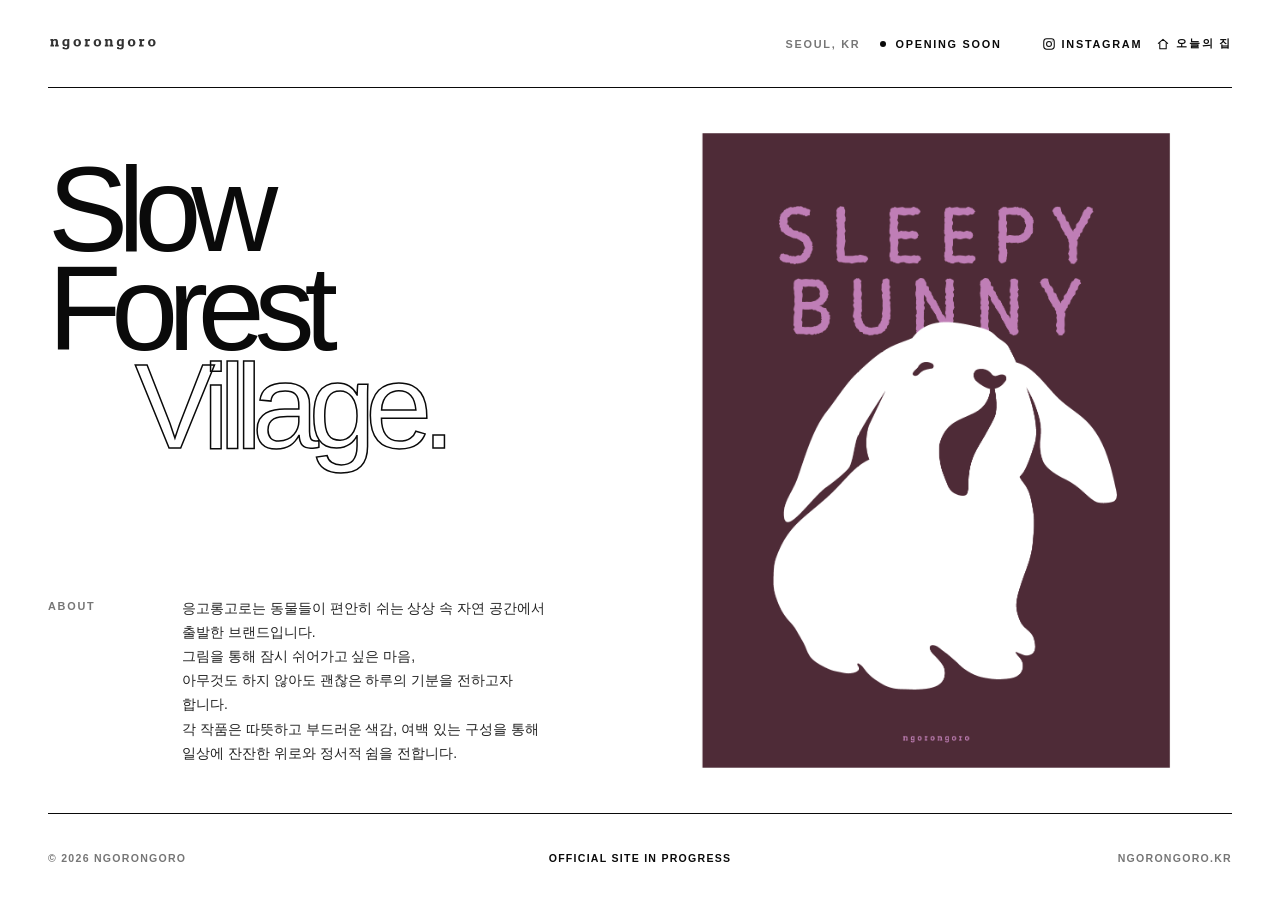
<file: index.html>
<!DOCTYPE html>
<html lang="ko">
<head>
  <meta charset="UTF-8" />
  <meta name="viewport" content="width=device-width, initial-scale=1.0" />
  <title>ngorongoro - 감성 일러스트 소품샵 응고롱고로</title>
  <meta
    name="description"
    content="동물과 자연이 어우러진 감성 포스터, 따뜻한 분위기의 인테리어 소품 선물 전문샵"
  />
  <meta
    name="keywords"
    content="일러스트포스터, 감성포스터, 인테리어소품, 감성소품, 선물추천, 액자선물, 감성인테리어, 그림액자, 집들이선물, 동물그림"
  />
  <meta name="robots" content="index, follow" />
  <link rel="canonical" href="https://ngorongoro.kr/" />

  <meta property="og:type" content="website" />
  <meta property="og:locale" content="ko_KR" />
  <meta property="og:site_name" content="ngorongoro" />
  <meta
    property="og:title"
    content="ngorongoro - 감성 일러스트 소품샵 응고롱고로"
  />
  <meta
    property="og:description"
    content="동물과 자연이 어우러진 감성 포스터, 따뜻한 분위기의 인테리어 소품 선물 전문샵"
  />
  <meta property="og:url" content="https://ngorongoro.kr/" />

  <meta name="twitter:card" content="summary_large_image" />
  <meta
    name="twitter:title"
    content="ngorongoro - 감성 일러스트 소품샵 응고롱고로"
  />
  <meta
    name="twitter:description"
    content="동물과 자연이 어우러진 감성 포스터, 따뜻한 분위기의 인테리어 소품 선물 전문샵"
  />
  <link rel="icon" href="./assets/images/favicon.svg" type="image/svg+xml" />
  <link rel="stylesheet" href="./assets/css/style.css" />
  <script src="./assets/js/main.js" defer></script>
</head>
<body>
  <div class="site">
    <header class="site-header">
      <a class="wordmark" href="/" aria-label="응고롱고로 홈">
        <img src="./assets/images/logo_type.svg" alt="ngorongoro" />
      </a>
      <div class="header-meta" aria-label="사이트 상태">
        <span>Seoul, KR</span>
        <span class="header-status">Opening soon</span>
        <div class="social-links" aria-label="소셜 링크">
          <a
            class="social-link"
            href="https://www.instagram.com/ngorongoro.kr"
            target="_blank"
            rel="noopener noreferrer"
            aria-label="응고롱고로 인스타그램 새 탭에서 열기"
          >
            <svg
              viewBox="0 0 24 24"
              fill="none"
              stroke="currentColor"
              stroke-width="1.8"
              stroke-linecap="round"
              stroke-linejoin="round"
              aria-hidden="true"
            >
              <rect x="3" y="3" width="18" height="18" rx="5" />
              <circle cx="12" cy="12" r="4.2" />
              <circle cx="17.4" cy="6.7" r="0.8" fill="currentColor" stroke="none" />
            </svg>
            <span>Instagram</span>
          </a>
          <a
            class="social-link"
            href="https://ozip.me/Vcvf8QX"
            target="_blank"
            rel="noopener noreferrer"
            aria-label="응고롱고로 오늘의집 새 탭에서 열기"
          >
            <svg
              viewBox="0 0 24 24"
              fill="none"
              stroke="currentColor"
              stroke-width="1.8"
              stroke-linecap="round"
              stroke-linejoin="round"
              aria-hidden="true"
            >
              <path d="M4 11 12 4l8 7" />
              <path d="M6.5 9.5V20h11V9.5" />
            </svg>
            <span>오늘의 집</span>
          </a>
        </div>
      </div>
    </header>

    <main class="hero">
      <section class="hero-main" aria-labelledby="hero-title">
        <h1 class="hero-heading" id="hero-title">
          <span>Slow Forest</span>
          <span>Village.</span>
        </h1>

        <div class="hero-bottom">
          <!-- <div class="brand-mark">
            <img src="./assets/images/logo_black.svg" alt="ngorongoro" />
          </div> -->
          <div class="hero-intro">
            <p class="index">About</p>
            <p class="intro-copy">
              <!-- 조용한 동물들과 자연이 함께 머무는 장면을 그립니다.
              바쁘지 않은 하루의 한가운데, 잠시 멈춰도 괜찮다는
              작은 위로를 전합니다. -->
              <!-- 응고롱고로는 조용한 동물들과 자연이 함께 머무는 장면을 그림으로 표현합니다.<br />
      
              자연 안에서 머무는 동물들의 모습은 하루의 속도를 천천히 되돌려줍니다.<br />
              그림마다 각자의 독립된 이야기지만, 함께 놓였을 때 마치 하나의 고요한 풍경처럼 <br />
              자연스럽게 이어지기를 바랍니다. -->
              응고롱고로는 동물들이 편안히 쉬는 상상 속 자연 공간에서 출발한 브랜드입니다. <br />
              그림을 통해 잠시 쉬어가고 싶은 마음, <br />
              아무것도 하지 않아도 괜찮은 하루의 기분을 전하고자 합니다.<br />
              각 작품은 따뜻하고 부드러운 색감, 여백 있는 구성을 통해
              일상에 잔잔한 위로와 정서적 쉼을 전합니다.
            </p>
          </div>
        </div>
      </section>

      <aside class="hero-visual" aria-label="응고롱고로 작품 이미지">
        <div class="artwork-frame" data-random-artwork>
          <img
            data-artwork-image
            src="./assets/images/hero/desktop/artwork-01.png"
            alt="응고롱고로 토끼 일러스트"
          />
        </div>
      </aside>
    </main>

    <footer class="site-footer">
      <p>© 2026 ngorongoro</p>
      <p>Official site in progress</p>
      <p>ngorongoro.kr</p>
    </footer>
  </div>
</body>
</html>
</file>
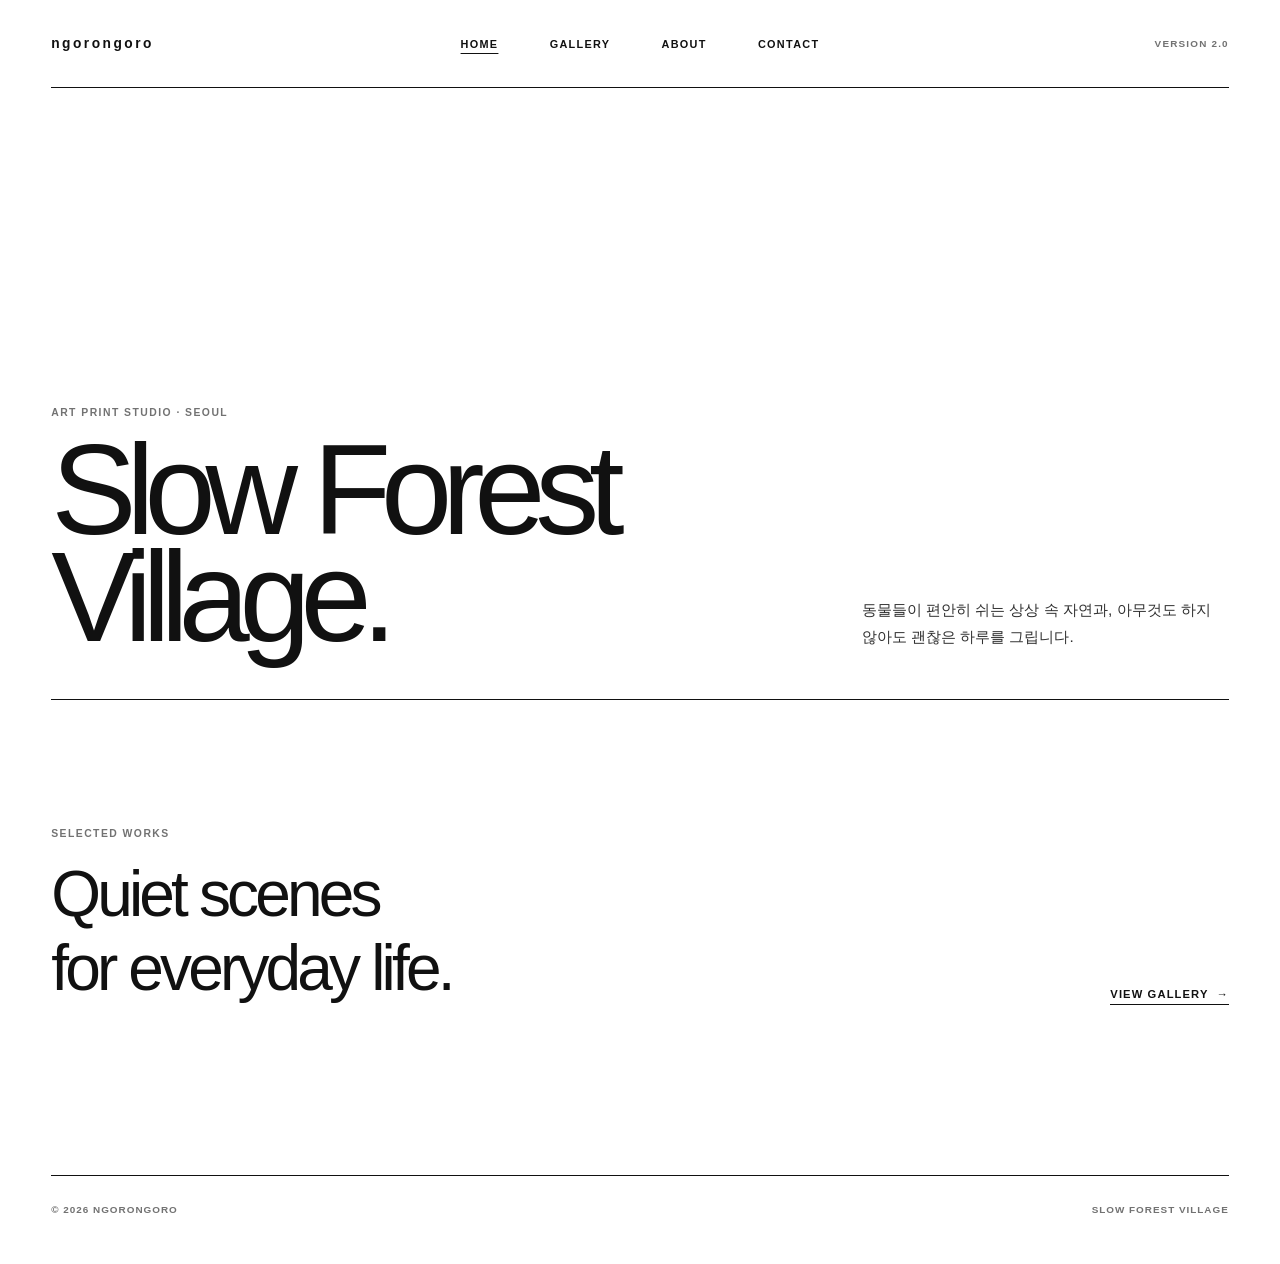
<file: v2/index.html>
<!DOCTYPE html>
<html lang="ko">
<head>
  <meta charset="UTF-8" />
  <meta name="viewport" content="width=device-width, initial-scale=1.0" />
  <meta name="description" content="응고롱고로의 작품과 이야기를 소개합니다." />
  <title>ngorongoro v2</title>
  <link rel="stylesheet" href="./assets/css/main.css" />
  <script src="./assets/js/main.js" defer></script>
</head>
<body>
  <div class="site-shell">
    <header class="site-header">
      <a class="wordmark" href="./index.html">ngorongoro</a>
      <button class="menu-button" type="button" aria-expanded="false" data-menu-button>Menu</button>
      <nav class="site-nav" aria-label="주요 메뉴" data-navigation>
        <a href="./index.html" aria-current="page">Home</a>
        <a href="./gallery.html">Gallery</a>
        <a href="./about.html">About</a>
        <a href="./contact.html">Contact</a>
      </nav>
      <span class="header-note">Version 2.0</span>
    </header>

    <main class="page-main">
      <section class="page-hero">
        <div>
          <p class="page-kicker">Art print studio · Seoul</p>
          <h1 class="display-title">Slow Forest Village.</h1>
        </div>
        <p class="hero-copy">
          동물들이 편안히 쉬는 상상 속 자연과, 아무것도 하지 않아도 괜찮은 하루를 그립니다.
        </p>
      </section>

      <section class="home-preview">
        <div class="section-heading">
          <div>
            <p class="section-label">Selected works</p>
            <h2>Quiet scenes<br />for everyday life.</h2>
          </div>
          <a class="text-link" href="./gallery.html">View gallery <span aria-hidden="true">→</span></a>
        </div>
      </section>
    </main>

    <footer class="site-footer">
      <span>© <span data-current-year></span> ngorongoro</span>
      <span>Slow Forest Village</span>
    </footer>
  </div>
</body>
</html>
</file>
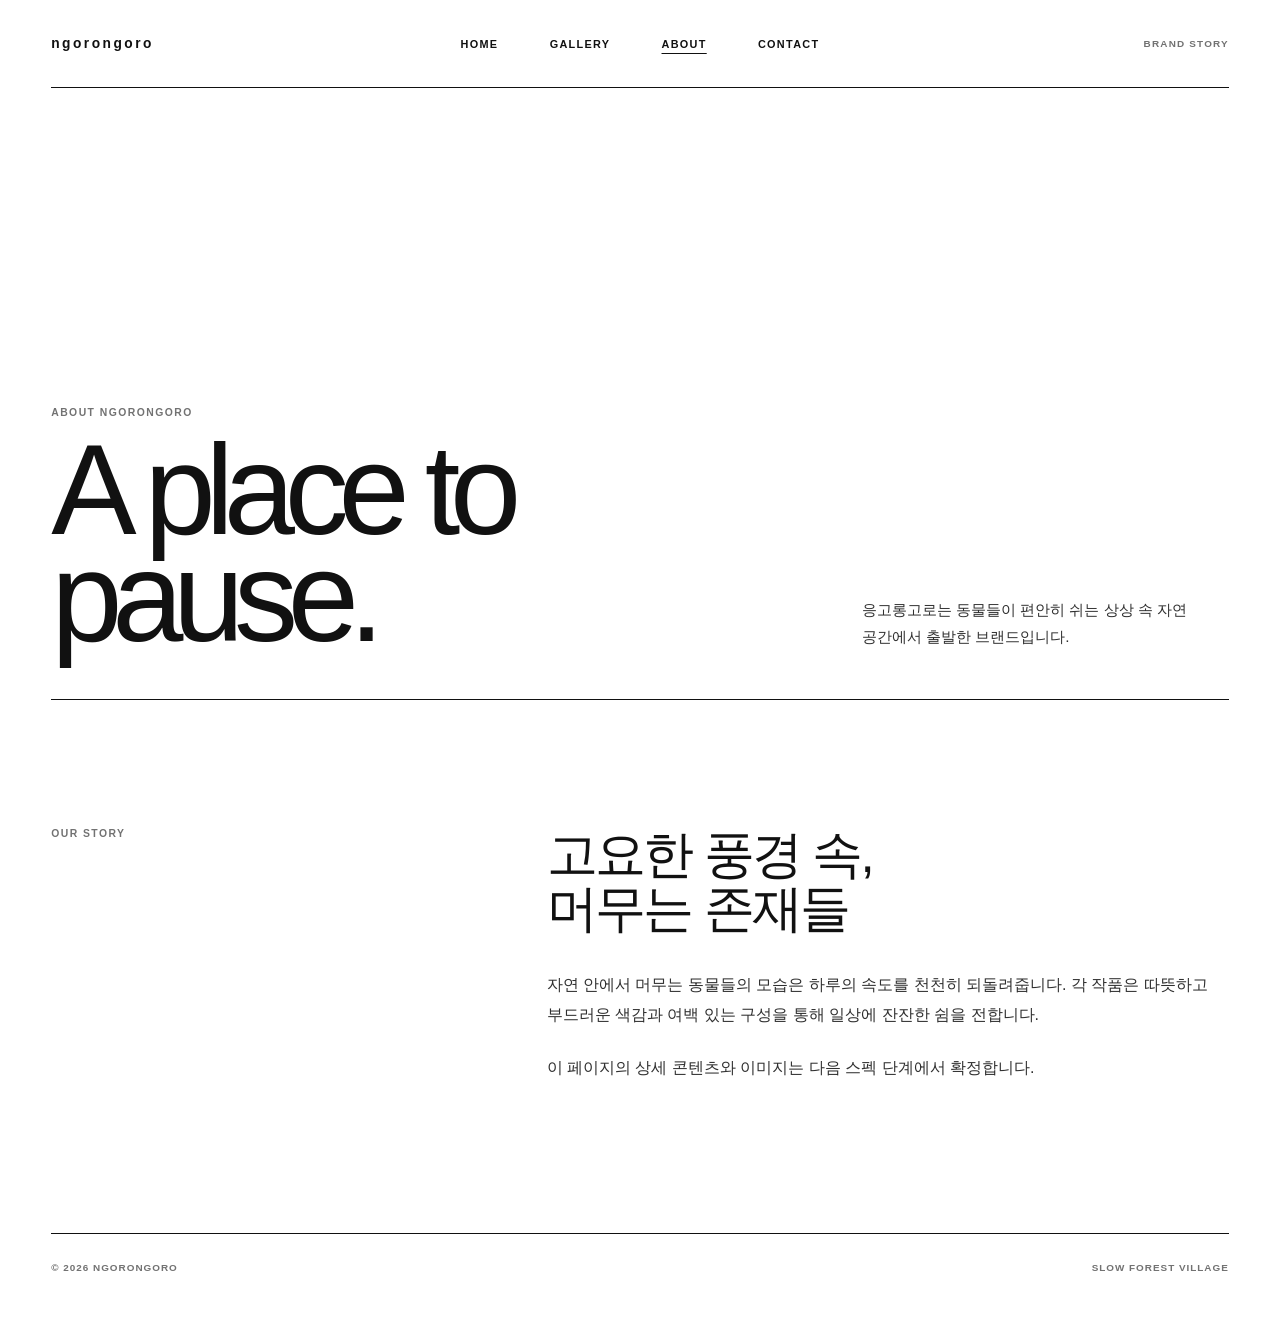
<file: v2/about.html>
<!DOCTYPE html>
<html lang="ko">
<head>
  <meta charset="UTF-8" />
  <meta name="viewport" content="width=device-width, initial-scale=1.0" />
  <meta name="description" content="응고롱고로의 브랜드와 작업 이야기를 소개합니다." />
  <title>About · ngorongoro</title>
  <link rel="stylesheet" href="./assets/css/main.css" />
  <script src="./assets/js/main.js" defer></script>
</head>
<body>
  <div class="site-shell">
    <header class="site-header">
      <a class="wordmark" href="./index.html">ngorongoro</a>
      <button class="menu-button" type="button" aria-expanded="false" data-menu-button>Menu</button>
      <nav class="site-nav" aria-label="주요 메뉴" data-navigation>
        <a href="./index.html">Home</a>
        <a href="./gallery.html">Gallery</a>
        <a href="./about.html" aria-current="page">About</a>
        <a href="./contact.html">Contact</a>
      </nav>
      <span class="header-note">Brand story</span>
    </header>

    <main class="page-main">
      <section class="page-hero">
        <div>
          <p class="page-kicker">About ngorongoro</p>
          <h1 class="display-title">A place to pause.</h1>
        </div>
        <p class="hero-copy">
          응고롱고로는 동물들이 편안히 쉬는 상상 속 자연 공간에서 출발한 브랜드입니다.
        </p>
      </section>

      <section class="content-section prose-grid">
        <p class="section-label">Our story</p>
        <div class="prose">
          <h2>고요한 풍경 속,<br />머무는 존재들</h2>
          <p>
            자연 안에서 머무는 동물들의 모습은 하루의 속도를 천천히 되돌려줍니다.
            각 작품은 따뜻하고 부드러운 색감과 여백 있는 구성을 통해 일상에 잔잔한 쉼을 전합니다.
          </p>
          <p>
            이 페이지의 상세 콘텐츠와 이미지는 다음 스펙 단계에서 확정합니다.
          </p>
        </div>
      </section>
    </main>

    <footer class="site-footer">
      <span>© <span data-current-year></span> ngorongoro</span>
      <span>Slow Forest Village</span>
    </footer>
  </div>
</body>
</html>
</file>
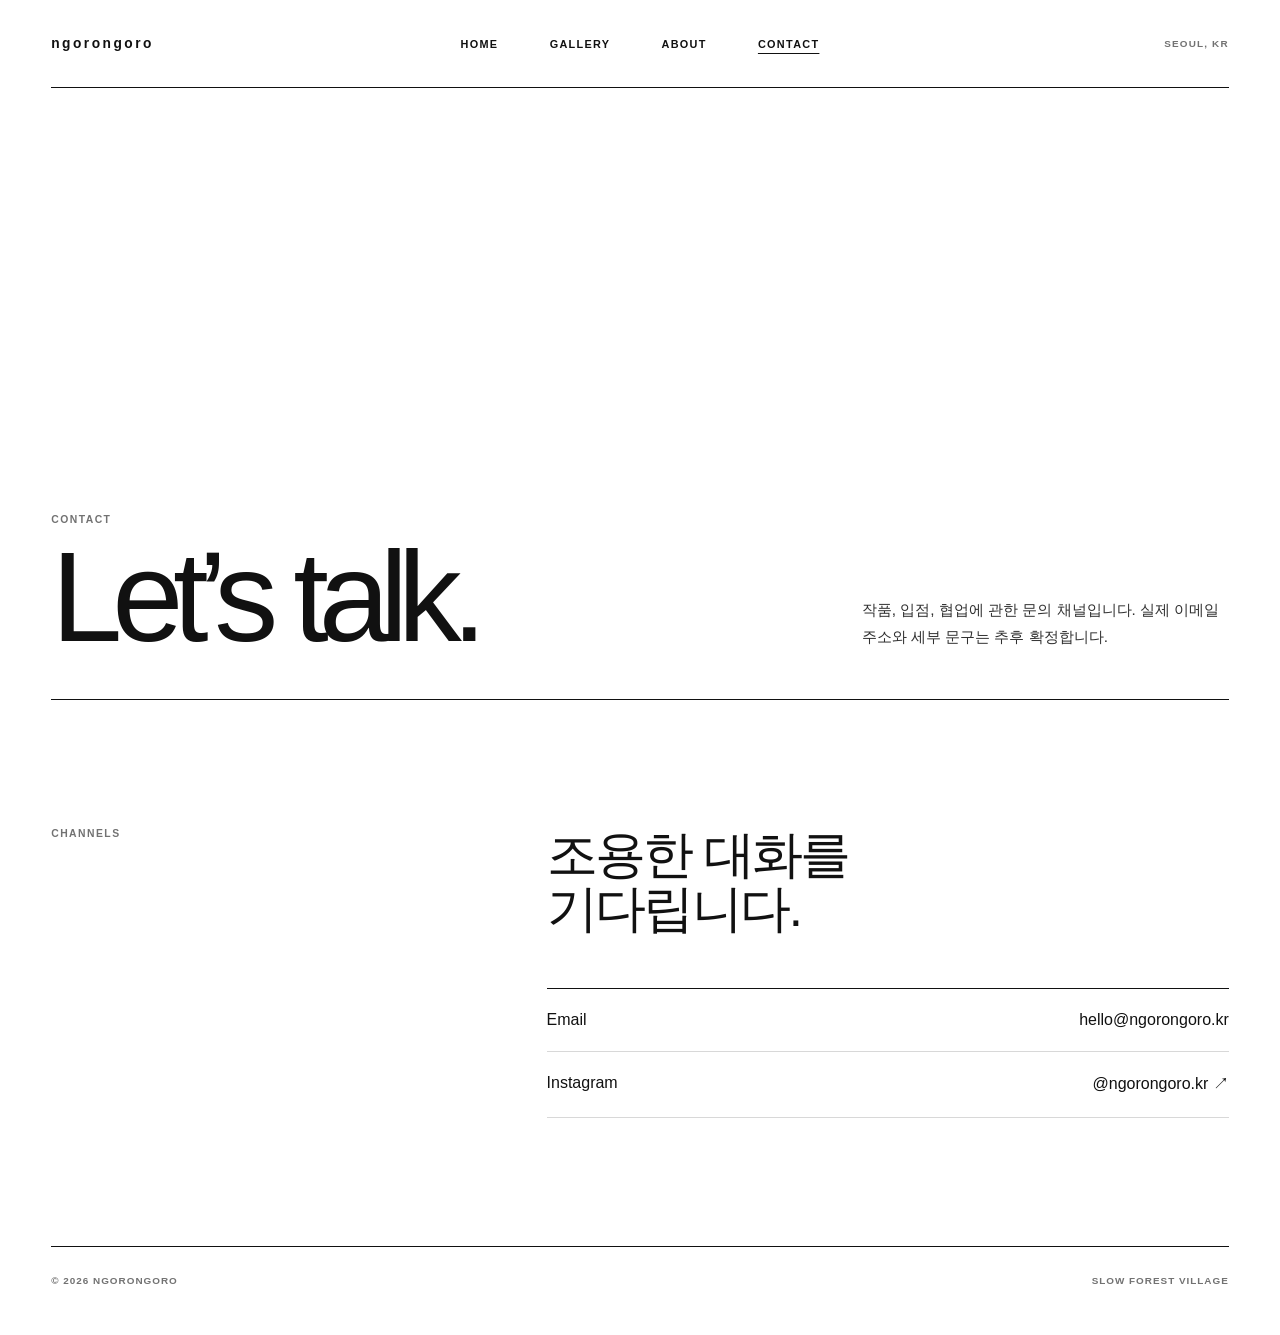
<file: v2/contact.html>
<!DOCTYPE html>
<html lang="ko">
<head>
  <meta charset="UTF-8" />
  <meta name="viewport" content="width=device-width, initial-scale=1.0" />
  <meta name="description" content="응고롱고로 문의 및 소셜 채널 안내입니다." />
  <title>Contact · ngorongoro</title>
  <link rel="stylesheet" href="./assets/css/main.css" />
  <script src="./assets/js/main.js" defer></script>
</head>
<body>
  <div class="site-shell">
    <header class="site-header">
      <a class="wordmark" href="./index.html">ngorongoro</a>
      <button class="menu-button" type="button" aria-expanded="false" data-menu-button>Menu</button>
      <nav class="site-nav" aria-label="주요 메뉴" data-navigation>
        <a href="./index.html">Home</a>
        <a href="./gallery.html">Gallery</a>
        <a href="./about.html">About</a>
        <a href="./contact.html" aria-current="page">Contact</a>
      </nav>
      <span class="header-note">Seoul, KR</span>
    </header>

    <main class="page-main">
      <section class="page-hero">
        <div>
          <p class="page-kicker">Contact</p>
          <h1 class="display-title">Let’s talk.</h1>
        </div>
        <p class="hero-copy">
          작품, 입점, 협업에 관한 문의 채널입니다. 실제 이메일 주소와 세부 문구는 추후 확정합니다.
        </p>
      </section>

      <section class="content-section prose-grid">
        <p class="section-label">Channels</p>
        <div class="prose">
          <h2>조용한 대화를<br />기다립니다.</h2>
          <div class="contact-list">
            <a href="mailto:hello@ngorongoro.kr">
              <span>Email</span>
              <span>hello@ngorongoro.kr</span>
            </a>
            <a href="https://www.instagram.com/ngorongoro.kr" target="_blank" rel="noopener noreferrer">
              <span>Instagram</span>
              <span>@ngorongoro.kr ↗</span>
            </a>
          </div>
        </div>
      </section>
    </main>

    <footer class="site-footer">
      <span>© <span data-current-year></span> ngorongoro</span>
      <span>Slow Forest Village</span>
    </footer>
  </div>
</body>
</html>
</file>
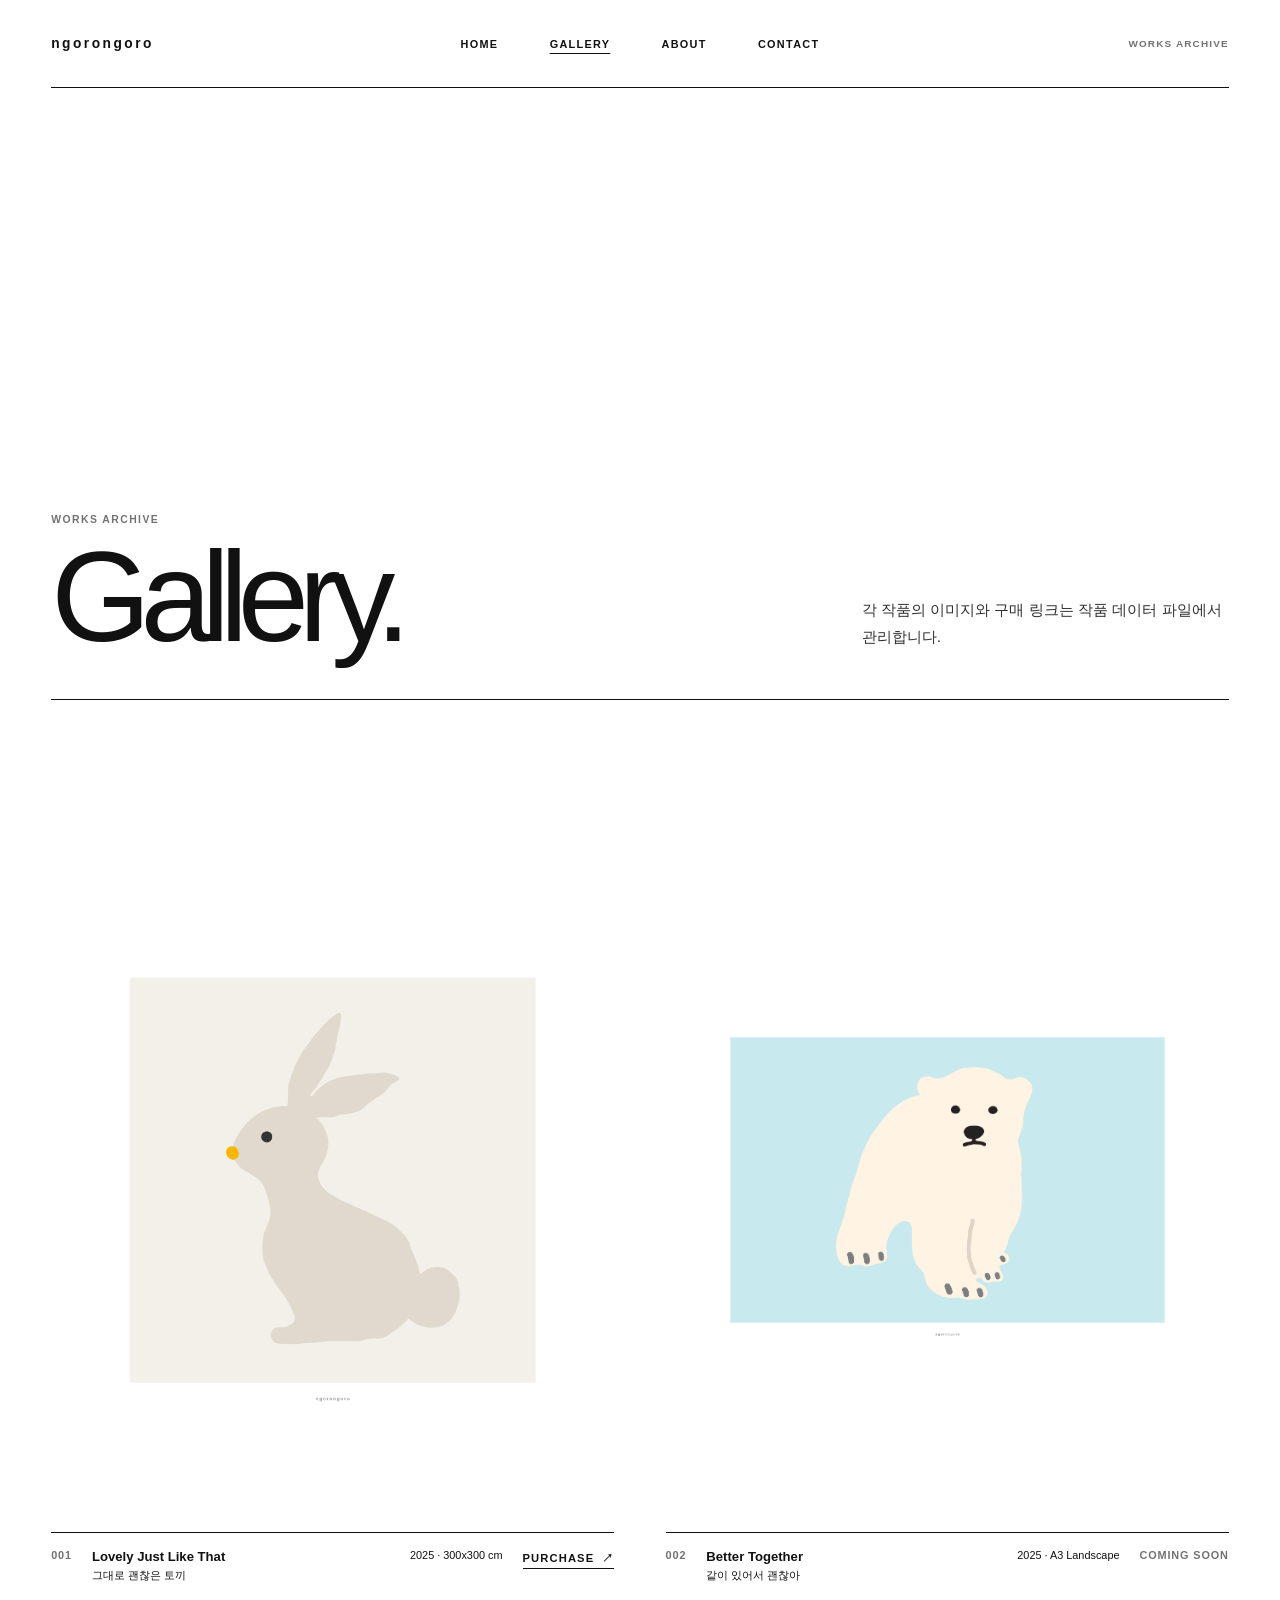
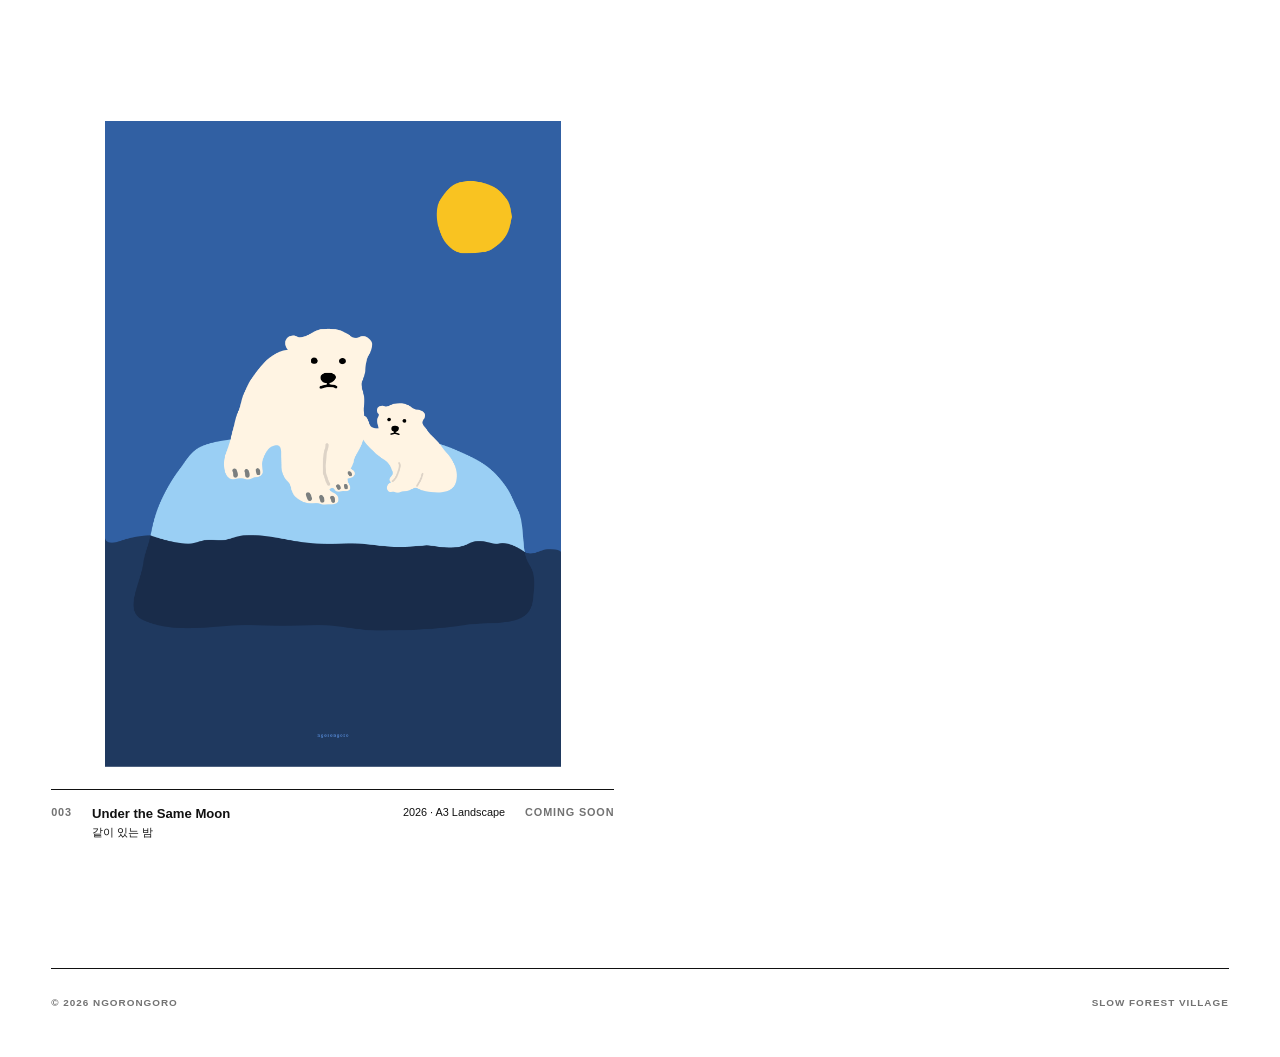
<file: v2/gallery.html>
<!DOCTYPE html>
<html lang="ko">
<head>
  <meta charset="UTF-8" />
  <meta name="viewport" content="width=device-width, initial-scale=1.0" />
  <meta name="description" content="응고롱고로의 작품 갤러리입니다." />
  <title>Gallery · ngorongoro</title>
  <link rel="stylesheet" href="./assets/css/main.css" />
  <script src="./assets/js/artworks.js" defer></script>
  <script src="./assets/js/main.js" defer></script>
</head>
<body>
  <div class="site-shell">
    <header class="site-header">
      <a class="wordmark" href="./index.html">ngorongoro</a>
      <button class="menu-button" type="button" aria-expanded="false" data-menu-button>Menu</button>
      <nav class="site-nav" aria-label="주요 메뉴" data-navigation>
        <a href="./index.html">Home</a>
        <a href="./gallery.html" aria-current="page">Gallery</a>
        <a href="./about.html">About</a>
        <a href="./contact.html">Contact</a>
      </nav>
      <span class="header-note">Works archive</span>
    </header>

    <main class="page-main">
      <section class="page-hero">
        <div>
          <p class="page-kicker">Works archive</p>
          <h1 class="display-title">Gallery.</h1>
        </div>
        <p class="hero-copy">
          각 작품의 이미지와 구매 링크는 작품 데이터 파일에서 관리합니다.
        </p>
      </section>

      <section class="content-section">
        <div class="gallery-grid" data-gallery aria-live="polite"></div>
      </section>
    </main>

    <footer class="site-footer">
      <span>© <span data-current-year></span> ngorongoro</span>
      <span>Slow Forest Village</span>
    </footer>
  </div>
</body>
</html>
</file>
<file: assets/css/style.css>
:root {
  --color-black: #0a0a0a;
  --color-graphite: #232323;
  --color-gray: #767676;
  --color-line: #d9d9d9;
  --color-surface: #f1f1f1;
  --color-white: #ffffff;
  --font-sans: "Helvetica Neue", Helvetica, Arial, "Noto Sans KR",
    "Apple SD Gothic Neo", sans-serif;
}

* {
  box-sizing: border-box;
}

html {
  min-width: 320px;
  background: var(--color-white);
}

body {
  min-height: 100vh;
  margin: 0;
  color: var(--color-black);
  background:
    linear-gradient(
      90deg,
      transparent calc(50% - 0.5px),
      rgba(10, 10, 10, 0.05) 50%,
      transparent calc(50% + 0.5px)
    ),
    var(--color-white);
  font-family: var(--font-sans);
  -webkit-font-smoothing: antialiased;
}

a {
  color: inherit;
  text-decoration: none;
}

.site {
  display: grid;
  grid-template-rows: auto 1fr auto;
  width: min(100%, 1600px);
  min-height: 100vh;
  margin: 0 auto;
  padding: 0 48px;
}

.site-header {
  display: flex;
  align-items: center;
  justify-content: space-between;
  height: 88px;
  border-bottom: 1px solid var(--color-black);
}

.wordmark {
  display: inline-flex;
  align-items: center;
}

.wordmark img {
  display: block;
  width: 110px;
  height: auto;
}

.header-meta {
  display: flex;
  align-items: center;
  gap: 20px;
  color: var(--color-gray);
  font-size: 0.68rem;
  font-weight: 600;
  letter-spacing: 0.16em;
  text-transform: uppercase;
}

.header-status {
  display: inline-flex;
  align-items: center;
  gap: 9px;
  color: var(--color-black);
}

.header-status::before {
  width: 6px;
  height: 6px;
  border-radius: 50%;
  background: currentColor;
  content: "";
}

.social-links {
  display: flex;
  align-items: center;
  gap: 14px;
  margin-left: 20px;
}

.social-link {
  position: relative;
  display: inline-flex;
  align-items: center;
  gap: 6px;
  padding: 6px 0;
  color: var(--color-black);
  white-space: nowrap;
  transition: color 0.2s ease;
}

.social-link svg {
  flex: 0 0 auto;
  width: 14px;
  height: 14px;
}

.social-link::after {
  position: absolute;
  right: 0;
  bottom: 2px;
  left: 0;
  height: 1px;
  background: currentColor;
  content: "";
  transform: scaleX(0);
  transform-origin: right;
  transition: transform 0.2s ease;
}

.social-link:hover::after,
.social-link:focus-visible::after {
  transform: scaleX(1);
  transform-origin: left;
}

.social-link:focus-visible {
  outline: 1px solid var(--color-black);
  outline-offset: 4px;
}

.hero {
  display: grid;
  grid-template-columns: repeat(2, minmax(0, 1fr));
  min-height: calc(100vh - 177px);
}

.hero-main {
  display: flex;
  flex-direction: column;
  justify-content: space-between;
  min-width: 0;
  padding: clamp(52px, 8vh, 100px) 7vw 48px 0;
}

.hero-heading {
  max-width: 920px;
  margin: 0;
  font-size: clamp(4rem, 9.4vw, 9.6rem);
  font-weight: 500;
  letter-spacing: -0.085em;
  line-height: 0.82;
}

.hero-heading span {
  display: block;
}

.hero-heading span:last-child {
  margin-left: 0.72em;
  color: transparent;
  -webkit-text-stroke: 1.5px var(--color-black);
}

.hero-bottom {
  display: flex;
  align-items: end;
  gap: clamp(32px, 5vw, 76px);
  margin-top: 72px;
}

.brand-mark {
  flex: 0 0 auto;
  width: clamp(74px, 7vw, 108px);
}

.brand-mark img {
  display: block;
  width: 100%;
  height: auto;
}

.hero-intro {
  display: grid;
  grid-template-columns: 100px minmax(0, 720px);
  gap: 34px;
  align-items: start;
}

.index {
  margin: 4px 0 0;
  color: var(--color-gray);
  font-size: 0.68rem;
  font-weight: 600;
  letter-spacing: 0.16em;
  text-transform: uppercase;
}

.intro-copy {
  margin: 0;
  color: var(--color-graphite);
  font-size: clamp(0.8rem, 1.08vw, 0.90rem);
  font-weight: 400;
  line-height: 1.75;
  word-break: keep-all;
}

.hero-visual {
  position: relative;
  display: flex;
  align-items: center;
  justify-content: center;
  min-height: 0;
  padding: clamp(32px, 5vh, 56px) 0;
  background: var(--color-white);
}

.artwork-frame {
  display: flex;
  align-items: center;
  justify-content: center;
  width: 100%;
  height: 100%;
  animation: reveal 1s cubic-bezier(0.2, 0.8, 0.2, 1) both;
}

.artwork-frame img {
  display: block;
  width: auto;
  height: auto;
  max-width: 100%;
  max-height: calc(100vh - 265px);
  filter: none;
  box-shadow: none;
}

.site-footer {
  display: grid;
  grid-template-columns: 1fr auto 1fr;
  align-items: center;
  min-height: 89px;
  border-top: 1px solid var(--color-black);
  color: var(--color-gray);
  font-size: 0.66rem;
  font-weight: 600;
  letter-spacing: 0.12em;
  text-transform: uppercase;
}

.site-footer p {
  margin: 0;
}

.site-footer p:nth-child(2) {
  color: var(--color-black);
}

.site-footer p:last-child {
  text-align: right;
}

@keyframes reveal {
  from {
    opacity: 0;
    transform: translateY(18px);
  }

  to {
    opacity: 1;
    transform: translateY(0);
  }
}

@media (max-width: 900px) {
  body {
    background: var(--color-white);
  }

  .site {
    padding: 0 24px;
  }

  .header-meta span:not(.header-status) {
    display: none;
  }

  .header-status {
    display: none;
  }

  .social-links {
    margin-left: 0;
  }

  .social-link svg {
    width: 28px;
    height: 28px;
  }

  .hero {
    grid-template-columns: 1fr;
  }

  .hero-main {
    padding: 56px 0 48px;
  }

  .hero-heading {
    font-size: clamp(4rem, 16.5vw, 8rem);
  }

  .hero-visual {
    min-height: 0;
    padding: clamp(28px, 7vw, 48px) 0;
    border-top: 1px solid var(--color-black);
  }

  .artwork-frame img {
    width: 100%;
    max-height: none;
  }

}

@media (max-width: 560px) {
  .site {
    padding: 0 16px;
  }

  .site-header {
    height: 70px;
  }

  .wordmark img {
    width: 92px;
  }

  .header-meta {
    gap: 10px;
  }

  .social-links {
    gap: 24px;
  }

  .hero {
    min-height: auto;
  }

  .hero-main {
    padding: 44px 0 38px;
  }

  .hero-heading {
    font-size: clamp(3.65rem, 18.5vw, 5.4rem);
    line-height: 0.86;
  }

  .hero-heading span:last-child {
    margin-top: 0.08em;
    margin-left: 0;
    -webkit-text-stroke-width: 1px;
  }

  .hero-bottom {
    align-items: start;
    gap: 28px;
    margin-top: 54px;
  }

  .brand-mark {
    width: 62px;
  }

  .hero-intro {
    grid-template-columns: 1fr;
    gap: 16px;
  }

  .intro-copy {
    max-width: 25rem;
    font-size: 0.77rem;
  }

  .site-footer {
    grid-template-columns: 1fr auto;
    min-height: 76px;
  }

  .site-footer p:nth-child(2) {
    display: none;
  }
}

@media (prefers-reduced-motion: reduce) {
  .artwork-frame {
    animation: none;
  }
}
</file>
<file: v2/assets/css/main.css>
:root {
  --color-ink: #111111;
  --color-muted: #727272;
  --color-line: #d8d8d8;
  --color-paper: #ffffff;
  --color-soft: #f3f3f0;
  --font-sans: "Helvetica Neue", Helvetica, Arial, "Noto Sans KR",
    "Apple SD Gothic Neo", sans-serif;
  --page-padding: clamp(18px, 4vw, 64px);
  --content-width: 1600px;
}

* {
  box-sizing: border-box;
}

html {
  min-width: 320px;
  color: var(--color-ink);
  background: var(--color-paper);
  scroll-behavior: smooth;
}

body {
  min-height: 100vh;
  margin: 0;
  font-family: var(--font-sans);
  -webkit-font-smoothing: antialiased;
}

a {
  color: inherit;
  text-decoration: none;
}

button {
  color: inherit;
  font: inherit;
}

img {
  display: block;
  max-width: 100%;
}

:focus-visible {
  outline: 1px solid var(--color-ink);
  outline-offset: 5px;
}

.site-shell {
  width: min(100%, var(--content-width));
  min-height: 100vh;
  margin: 0 auto;
  padding: 0 var(--page-padding);
}

.site-header {
  display: grid;
  grid-template-columns: 1fr auto 1fr;
  align-items: center;
  min-height: 88px;
  border-bottom: 1px solid var(--color-ink);
}

.wordmark {
  justify-self: start;
  font-size: 0.86rem;
  font-weight: 700;
  letter-spacing: 0.18em;
}

.site-nav {
  display: flex;
  gap: clamp(22px, 4vw, 56px);
  font-size: 0.68rem;
  font-weight: 700;
  letter-spacing: 0.12em;
  text-transform: uppercase;
}

.site-nav a[aria-current="page"] {
  text-decoration: underline;
  text-underline-offset: 5px;
}

.header-note {
  justify-self: end;
  color: var(--color-muted);
  font-size: 0.62rem;
  font-weight: 700;
  letter-spacing: 0.12em;
  text-transform: uppercase;
}

.menu-button {
  display: none;
  justify-self: end;
  padding: 8px 0;
  border: 0;
  background: transparent;
  font-size: 0.65rem;
  font-weight: 700;
  letter-spacing: 0.12em;
  text-transform: uppercase;
  cursor: pointer;
}

.page-main {
  min-height: calc(100vh - 177px);
}

.page-hero {
  display: grid;
  grid-template-columns: 1.35fr 0.65fr;
  gap: 48px;
  align-items: end;
  min-height: 68vh;
  padding: clamp(70px, 12vh, 150px) 0 48px;
  border-bottom: 1px solid var(--color-ink);
}

.page-kicker,
.section-label {
  margin: 0 0 18px;
  color: var(--color-muted);
  font-size: 0.65rem;
  font-weight: 700;
  letter-spacing: 0.14em;
  text-transform: uppercase;
}

.display-title {
  max-width: 1100px;
  margin: 0;
  font-size: clamp(4rem, 10vw, 10rem);
  font-weight: 500;
  letter-spacing: -0.08em;
  line-height: 0.84;
}

.hero-copy,
.lead-copy {
  max-width: 36rem;
  margin: 0;
  color: #303030;
  font-size: clamp(0.9rem, 1.2vw, 1.08rem);
  line-height: 1.8;
  word-break: keep-all;
}

.home-preview,
.content-section {
  padding: clamp(64px, 10vw, 140px) 0;
}

.section-heading {
  display: flex;
  align-items: end;
  justify-content: space-between;
  gap: 24px;
  margin-bottom: 42px;
}

.section-heading h2 {
  margin: 0;
  font-size: clamp(2.2rem, 5vw, 5rem);
  font-weight: 500;
  letter-spacing: -0.06em;
}

.text-link {
  display: inline-flex;
  gap: 8px;
  align-items: center;
  border-bottom: 1px solid currentColor;
  font-size: 0.7rem;
  font-weight: 700;
  letter-spacing: 0.1em;
  line-height: 1.7;
  text-transform: uppercase;
}

.gallery-grid {
  display: grid;
  grid-template-columns: repeat(2, minmax(0, 1fr));
  gap: clamp(50px, 8vw, 120px) clamp(22px, 4vw, 56px);
}

.artwork-card {
  min-width: 0;
}

.artwork-media {
  display: grid;
  aspect-ratio: 4 / 5;
  overflow: hidden;
  background: var(--color-paper);
  place-items: center;
}

.artwork-media img {
  width: 90%;
  height: 90%;
  object-fit: contain;
  object-position: center;
}

.artwork-placeholder {
  display: grid;
  width: 100%;
  height: 100%;
  place-items: center;
  color: #9a9a96;
  font-size: 0.65rem;
  font-weight: 700;
  letter-spacing: 0.14em;
  text-transform: uppercase;
}

.artwork-info {
  display: grid;
  grid-template-columns: auto minmax(0, 1fr) auto auto;
  gap: 20px;
  align-items: start;
  padding-top: 16px;
  border-top: 1px solid var(--color-ink);
  font-size: 0.68rem;
}

.artwork-info h2,
.artwork-info p {
  margin: 0;
}

.artwork-info h2 {
  margin-bottom: 5px;
  font-size: 0.82rem;
}

.artwork-number,
.artwork-status {
  color: var(--color-muted);
  font-weight: 700;
  letter-spacing: 0.08em;
  text-transform: uppercase;
}

.prose-grid {
  display: grid;
  grid-template-columns: minmax(0, 0.7fr) minmax(0, 1.3fr);
  gap: clamp(42px, 10vw, 160px);
}

.prose {
  max-width: 48rem;
}

.prose h2 {
  margin: 0 0 34px;
  font-size: clamp(2rem, 4vw, 4.5rem);
  font-weight: 500;
  letter-spacing: -0.05em;
  line-height: 1.05;
  word-break: keep-all;
}

.prose p {
  margin: 0 0 1.4em;
  color: #303030;
  line-height: 1.9;
  word-break: keep-all;
}

.contact-list {
  display: grid;
  gap: 0;
  margin-top: 52px;
  border-top: 1px solid var(--color-ink);
}

.contact-list a {
  display: flex;
  justify-content: space-between;
  gap: 20px;
  padding: 22px 0;
  border-bottom: 1px solid var(--color-line);
}

.site-footer {
  display: flex;
  justify-content: space-between;
  gap: 24px;
  min-height: 89px;
  padding: 28px 0;
  border-top: 1px solid var(--color-ink);
  color: var(--color-muted);
  font-size: 0.62rem;
  font-weight: 700;
  letter-spacing: 0.1em;
  text-transform: uppercase;
}

@media (max-width: 760px) {
  .site-header {
    grid-template-columns: 1fr auto;
    min-height: 72px;
  }

  .menu-button {
    display: block;
  }

  .header-note {
    display: none;
  }

  .site-nav {
    position: absolute;
    z-index: 10;
    top: 72px;
    right: var(--page-padding);
    left: var(--page-padding);
    display: none;
    flex-direction: column;
    gap: 0;
    padding: 12px 0;
    border-top: 1px solid var(--color-ink);
    border-bottom: 1px solid var(--color-ink);
    background: var(--color-paper);
  }

  .site-nav[data-open] {
    display: flex;
  }

  .site-nav a {
    padding: 14px 0;
  }

  .page-main {
    min-height: calc(100vh - 145px);
  }

  .page-hero,
  .prose-grid {
    grid-template-columns: 1fr;
  }

  .page-hero {
    min-height: 62vh;
    padding-top: 68px;
  }

  .display-title {
    font-size: clamp(3.8rem, 20vw, 6.8rem);
  }

  .gallery-grid {
    grid-template-columns: 1fr;
  }

  .artwork-info {
    grid-template-columns: auto minmax(0, 1fr);
  }

  .artwork-info > :nth-child(n + 3) {
    grid-column: 2;
  }

  .section-heading {
    align-items: start;
    flex-direction: column;
  }

  .site-footer {
    min-height: 73px;
  }
}

@media (prefers-reduced-motion: reduce) {
  html {
    scroll-behavior: auto;
  }
}
</file>
